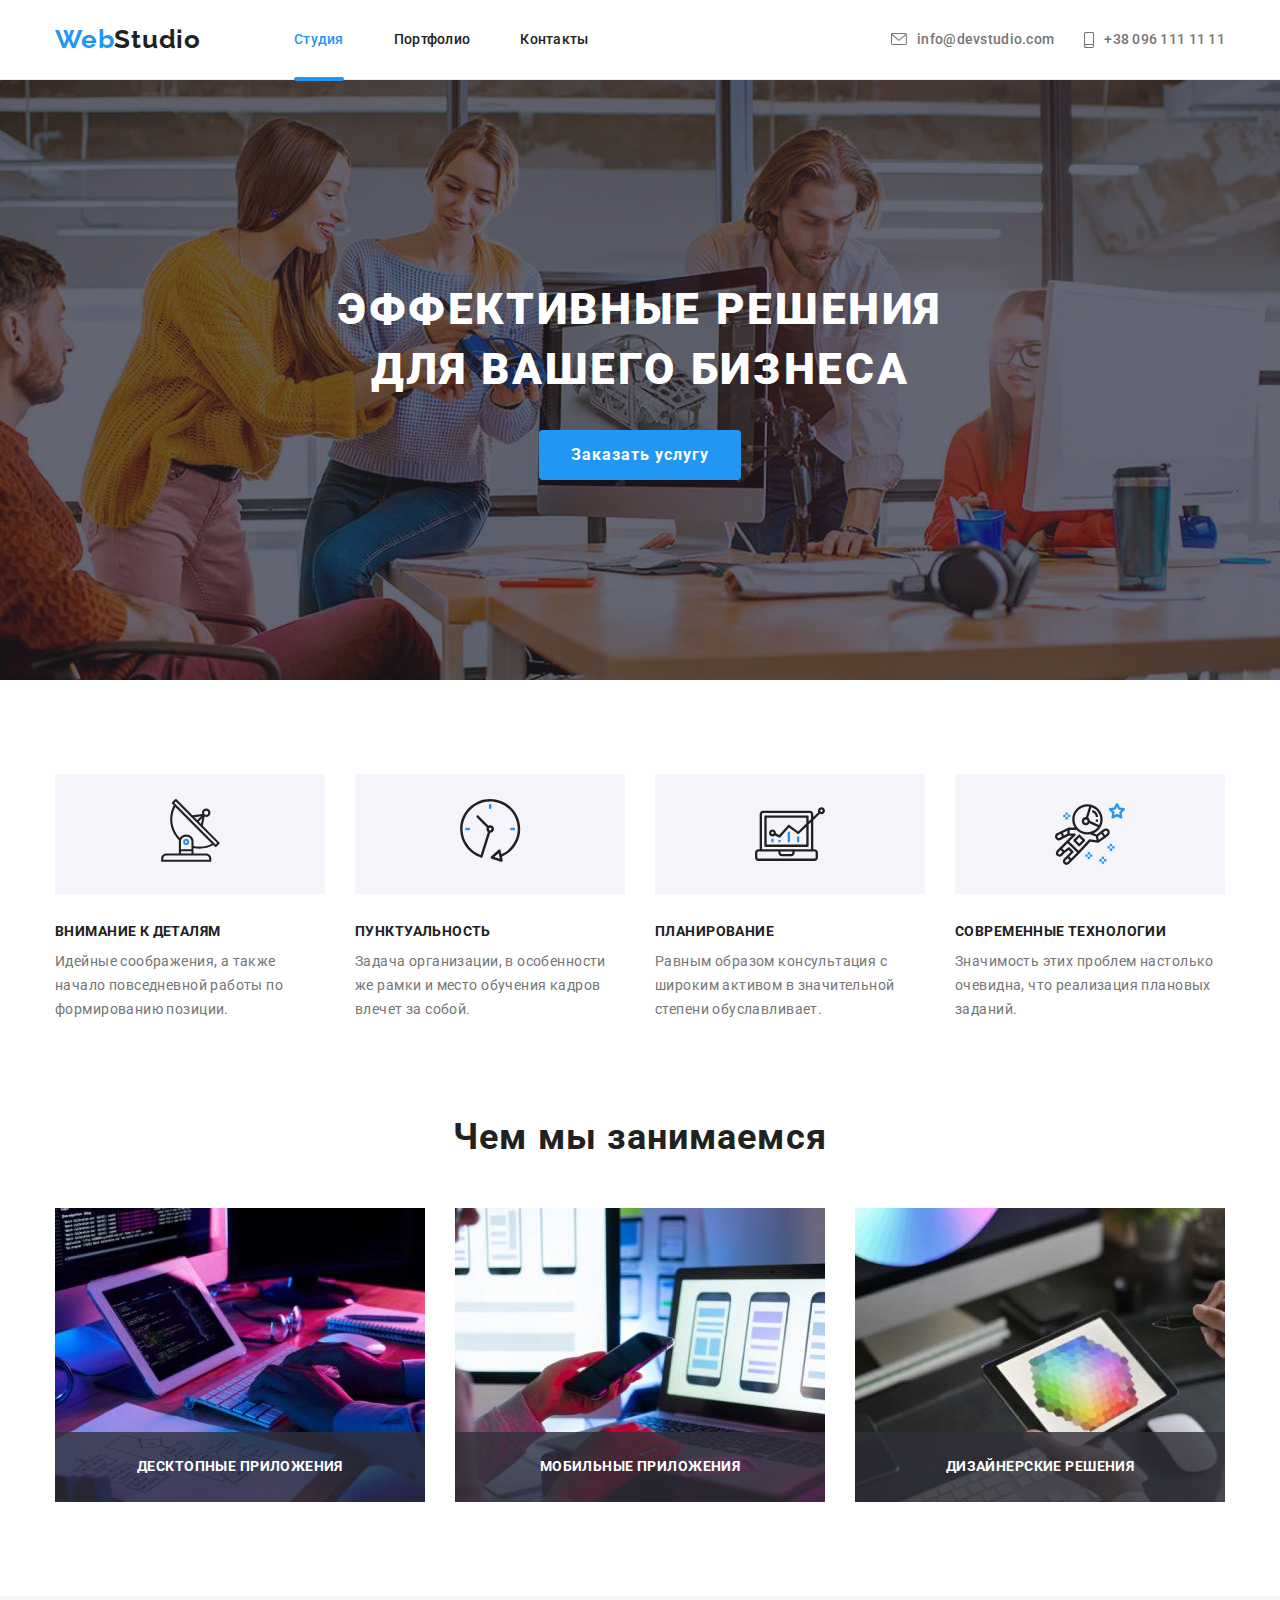
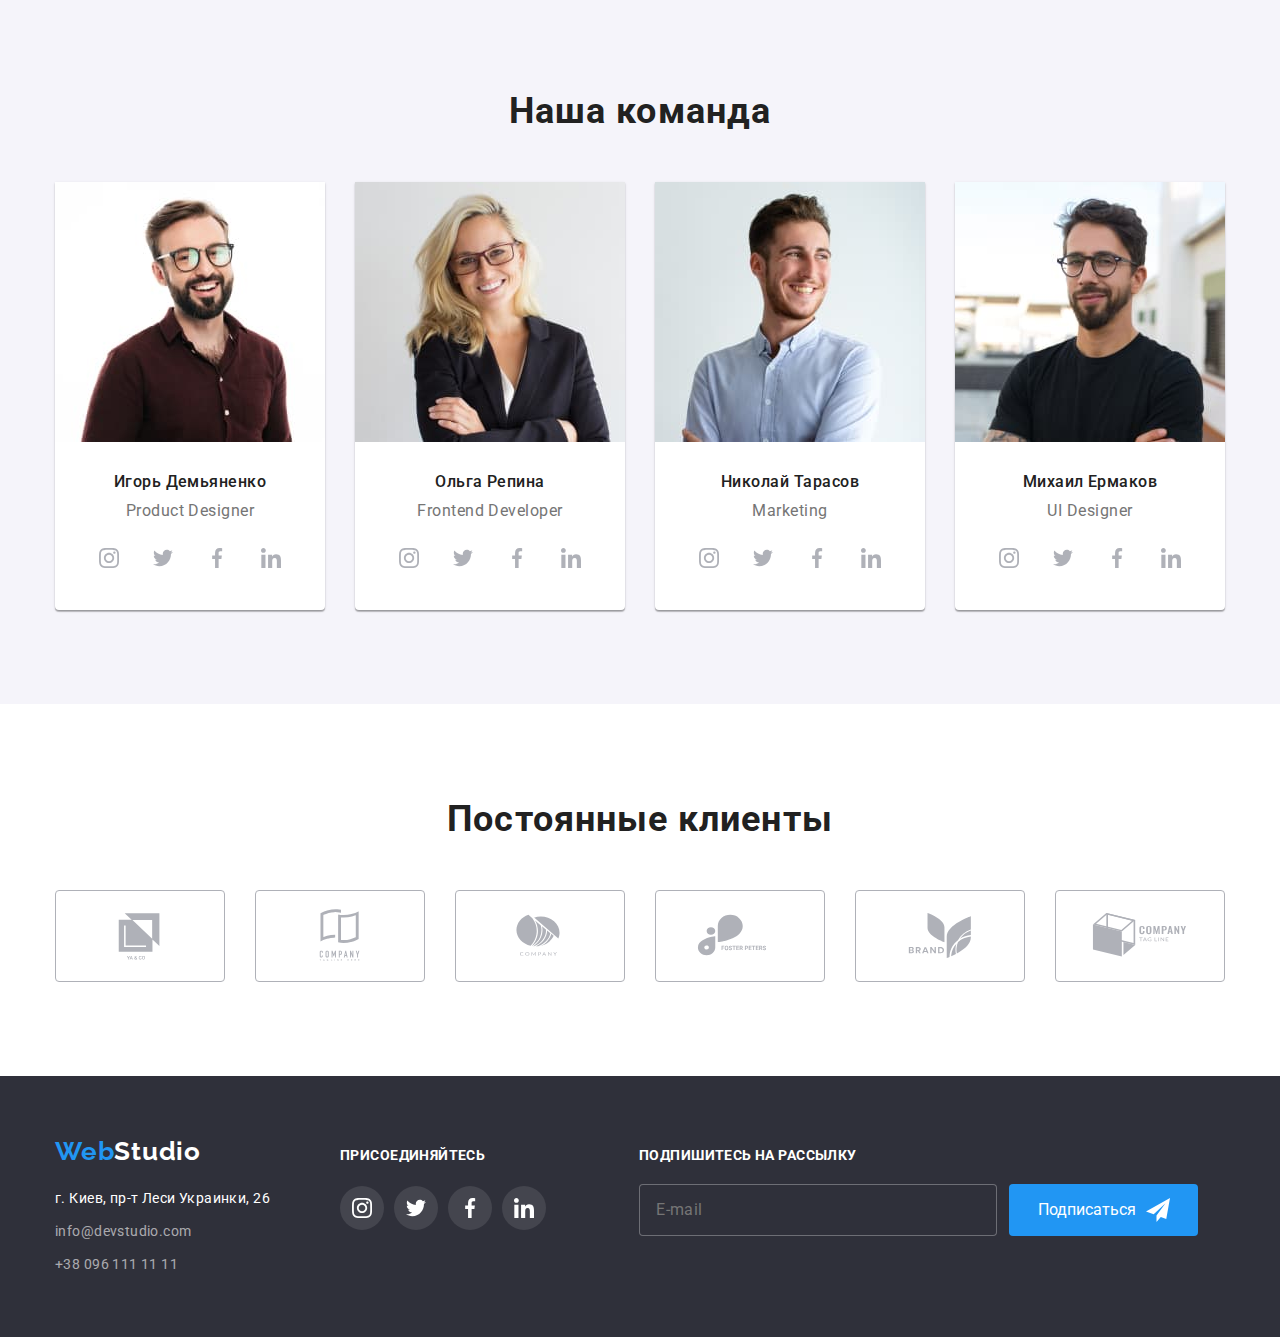
<file: index.html>
<!DOCTYPE html>
<html lang="ru">
  <head>
    <meta charset="UTF-8" />
    <meta http-equiv="X-UA-Compatible" content="IE=edge" />
    <meta name="viewport" content="width=device-width, initial-scale=1.0" />
    <title>Студия</title>
    <link rel="preconnect" href="https://fonts.googleapis.com" />
    <link rel="preconnect" href="https://fonts.gstatic.com" crossorigin />
    <link
      href="https://fonts.googleapis.com/css2?family=Raleway:wght@700&family=Roboto:wght@400;500;700;900&display=swap"
      rel="stylesheet"
    />

    <link rel="stylesheet" href="./css/main.min.css" />
  </head>

  <body>
    <header class="header">
      <div class="container header__container">
        <a href="https://aleksgtd.github.io/goit-markup-hw-07/" lang="en" class="logo header__logo"
          ><span class="logo__left">Web</span><span class="logo__right--dark">Studio</span></a
        >
        <nav class="nav header__nav">
          <ul class="nav__list">
            <li class="nav__item">
              <a href="./index.html" class="nav__link nav__link--current">Студия</a>
            </li>
            <li class="nav__item">
              <a href="portfolio.html" class="nav__link">Портфолио</a>
            </li>
            <li class="nav__item">
              <a href="#" class="nav__link">Контакты</a>
            </li>
          </ul>
        </nav>

        <ul class="contacts">
          <li class="contacts__item">
            <a href="mailto:info@devstudio.com" class="contacts__link"
              ><svg class="contacts__icon" width="16" height="12">
                <use href="./images/icons.svg#icon-envelope"></use>
              </svg>
              info@devstudio.com</a
            >
          </li>
          <li class="contacts__item">
            <a href="tel:+380961111111" class="contacts__link"
              ><svg class="contacts__icon" width="10" height="16">
                <use href="./images/icons.svg#icon-smartphone"></use>
              </svg>
              +38 096 111 11 11</a
            >
          </li>
        </ul>
      </div>
    </header>

    <main>
      <section class="hero">
        <div class="container hero__container">
          <h1 class="hero__title">Эффективные решения<br />для вашего бизнеса</h1>

          <button type="button" class="button hero__button" data-modal-open>Заказать услугу</button>
        </div>
      </section>
      <section class="section">
        <div class="container">
          <h2 class="section__title visually-hidden">Особенности</h2>
          <ul class="features">
            <li class="features__item">
              <div class="features__icon-box">
                <svg class="features__icon">
                  <use href="./images/icons.svg#icon-antenna"></use>
                </svg>
              </div>
              <h3 class="features__title">Внимание к деталям</h3>
              <p class="features__text">
                Идейные соображения, а также начало повседневной работы по формированию позиции.
              </p>
            </li>
            <li class="features__item">
              <div class="features__icon-box">
                <svg class="features__icon">
                  <use href="./images/icons.svg#icon-clock"></use>
                </svg>
              </div>
              <h3 class="features__title">Пунктуальность</h3>
              <p class="features__text">
                Задача организации, в особенности же рамки и место обучения кадров влечет за собой.
              </p>
            </li>
            <li class="features__item">
              <div class="features__icon-box">
                <svg class="features__icon">
                  <use href="./images/icons.svg#icon-diagram"></use>
                </svg>
              </div>
              <h3 class="features__title">Планирование</h3>
              <p class="features__text">
                Равным образом консультация с широким активом в значительной степени обуславливает.
              </p>
            </li>
            <li class="features__item">
              <div class="features__icon-box">
                <svg class="features__icon">
                  <use href="./images/icons.svg#icon-astronaut"></use>
                </svg>
              </div>
              <h3 class="features__title">Современные технологии</h3>
              <p class="features__text">
                Значимость этих проблем настолько очевидна, что реализация плановых заданий.
              </p>
            </li>
          </ul>
        </div>
      </section>

      <section class="section section--no-padding-top">
        <div class="container">
          <h2 class="section__title">Чем мы занимаемся</h2>
          <ul class="activities">
            <li class="activities__item">
              <div class="activities__thumb">
                <img src="./images/box1.jpg" alt="руки на клавиатуре" />
                <div class="activities__title-box">
                  <h3 class="activities__title">Десктопные приложения</h3>
                </div>
              </div>
            </li>
            <li class="activities__item">
              <div class="activities__thumb">
                <img src="./images/box2.jpg" alt="рука держит смартфон" />
                <div class="activities__title-box">
                  <h3 class="activities__title">Мобильные приложения</h3>
                </div>
              </div>
            </li>
            <li class="activities__item">
              <div class="activities__thumb">
                <img src="./images/box3.jpg" alt="планшет с разноцветным изображением в руке" />
                <div class="activities__title-box">
                  <h3 class="activities__title">Дизайнерские решения</h3>
                </div>
              </div>
            </li>
          </ul>
        </div>
      </section>

      <section class="section section--bg-light">
        <div class="container">
          <h2 class="section__title">Наша команда</h2>
          <ul class="team">
            <li class="team__item">
              <img src="./images/team-card1.jpg" alt="улыбающийся парень в очках" />
              <div class="team__item-desc">
                <h3 class="team__title">Игорь Демьяненко</h3>
                <p lang="en" class="team__text">Product Designer</p>
                <ul class="socials">
                  <li class="socials__item">
                    <a href="" target="_blank" class="social">
                      <svg width="20" height="20" class="social__icon">
                        <use href="./images/icons.svg#icon-instagram"></use>
                      </svg>
                    </a>
                  </li>
                  <li class="socials__item">
                    <a href="" target="_blank" class="social">
                      <svg width="20" height="20" class="social__icon">
                        <use href="./images/icons.svg#icon-twitter"></use>
                      </svg>
                    </a>
                  </li>
                  <li class="socials__item">
                    <a href="" target="_blank" class="social">
                      <svg width="20" height="20" class="social__icon">
                        <use href="./images/icons.svg#icon-facebook"></use>
                      </svg>
                    </a>
                  </li>
                  <li class="socials__item">
                    <a href="" target="_blank" class="social">
                      <svg width="20" height="20" class="social__icon">
                        <use href="./images/icons.svg#icon-linkedin"></use>
                      </svg>
                    </a>
                  </li>
                </ul>
              </div>
            </li>

            <li class="team__item">
              <img src="./images/team-card2.jpg" alt="улыбающаяся девушка в очках" />
              <div class="team__item-desc">
                <h3 class="team__title">Ольга Репина</h3>
                <p lang="en" class="team__text">Frontend Developer</p>
                <ul class="socials">
                  <li class="socials__item">
                    <a href="" target="_blank" class="social">
                      <svg width="20" height="20" class="social__icon">
                        <use href="./images/icons.svg#icon-instagram"></use>
                      </svg>
                    </a>
                  </li>
                  <li class="socials__item">
                    <a href="" target="_blank" class="social">
                      <svg width="20" height="20" class="social__icon">
                        <use href="./images/icons.svg#icon-twitter"></use>
                      </svg>
                    </a>
                  </li>
                  <li class="socials__item">
                    <a href="" target="_blank" class="social">
                      <svg width="20" height="20" class="social__icon">
                        <use href="./images/icons.svg#icon-facebook"></use>
                      </svg>
                    </a>
                  </li>
                  <li class="socials__item">
                    <a href="" target="_blank" class="social">
                      <svg width="20" height="20" class="social__icon">
                        <use href="./images/icons.svg#icon-linkedin"></use>
                      </svg>
                    </a>
                  </li>
                </ul>
              </div>
            </li>

            <li class="team__item">
              <img src="./images/team-card3.jpg" alt="улыбающийся парень в рубашке" />
              <div class="team__item-desc">
                <h3 class="team__title">Николай Тарасов</h3>
                <p lang="en" class="team__text">Marketing</p>
                <ul class="socials">
                  <li class="socials__item">
                    <a href="" target="_blank" class="social">
                      <svg width="20" height="20" class="social__icon">
                        <use href="./images/icons.svg#icon-instagram"></use>
                      </svg>
                    </a>
                  </li>
                  <li class="socials__item">
                    <a href="" target="_blank" class="social">
                      <svg width="20" height="20" class="social__icon">
                        <use href="./images/icons.svg#icon-twitter"></use>
                      </svg>
                    </a>
                  </li>
                  <li class="socials__item">
                    <a href="" target="_blank" class="social">
                      <svg width="20" height="20" class="social__icon">
                        <use href="./images/icons.svg#icon-facebook"></use>
                      </svg>
                    </a>
                  </li>
                  <li class="socials__item">
                    <a href="" target="_blank" class="social">
                      <svg width="20" height="20" class="social__icon">
                        <use href="./images/icons.svg#icon-linkedin"></use>
                      </svg>
                    </a>
                  </li>
                </ul>
              </div>
            </li>

            <li class="team__item">
              <img src="./images/team-card4.jpg" alt="улыбающийся парень в футболке" />
              <div class="team__item-desc">
                <h3 class="team__title">Михаил Ермаков</h3>
                <p lang="en" class="team__text">UI Designer</p>
                <ul class="socials">
                  <li class="socials__item">
                    <a href="" target="_blank" class="social">
                      <svg width="20" height="20" class="social__icon">
                        <use href="./images/icons.svg#icon-instagram"></use>
                      </svg>
                    </a>
                  </li>
                  <li class="socials__item">
                    <a href="" target="_blank" class="social">
                      <svg width="20" height="20" class="social__icon">
                        <use href="./images/icons.svg#icon-twitter"></use>
                      </svg>
                    </a>
                  </li>
                  <li class="socials__item">
                    <a href="" target="_blank" class="social">
                      <svg width="20" height="20" class="social__icon">
                        <use href="./images/icons.svg#icon-facebook"></use>
                      </svg>
                    </a>
                  </li>
                  <li class="socials__item">
                    <a href="" target="_blank" class="social">
                      <svg width="20" height="20" class="social__icon">
                        <use href="./images/icons.svg#icon-linkedin"></use>
                      </svg>
                    </a>
                  </li>
                </ul>
              </div>
            </li>
          </ul>
        </div>
      </section>

      <section class="section">
        <div class="container">
          <h2 class="section__title">Постоянные клиенты</h2>
          <ul class="clients">
            <li class="clients__item">
              <a href="" target="_blank" rel="noreferrer nofollow noopener" class="clients__link">
                <svg width="106" height="60" class="clients__icon">
                  <use href="./images/icons.svg#icon-logo_yaco"></use>
                </svg>
              </a>
            </li>
            <li class="clients__item">
              <a href="" target="_blank" rel="noreferrer nofollow noopener" class="clients__link">
                <svg width="106" height="60" class="clients__icon">
                  <use href="./images/icons.svg#icon-logo_tagline"></use>
                </svg>
              </a>
            </li>
            <li class="clients__item">
              <a href="" target="_blank" rel="noreferrer nofollow noopener" class="clients__link">
                <svg width="106" height="60" class="clients__icon">
                  <use href="./images/icons.svg#icon-logo_company"></use>
                </svg>
              </a>
            </li>
            <li class="clients__item">
              <a href="" target="_blank" rel="noreferrer nofollow noopener" class="clients__link">
                <svg width="106" height="60" class="clients__icon">
                  <use href="./images/icons.svg#icon-logo_fosterpeters"></use>
                </svg>
              </a>
            </li>
            <li class="clients__item">
              <a href="" target="_blank" rel="noreferrer nofollow noopener" class="clients__link">
                <svg width="106" height="60" class="clients__icon">
                  <use href="./images/icons.svg#icon-logo_brand"></use>
                </svg>
              </a>
            </li>
            <li class="clients__item">
              <a href="" target="_blank" rel="noreferrer nofollow noopener" class="clients__link">
                <svg width="106" height="60" class="clients__icon">
                  <use href="./images/icons.svg#icon-logo_tag-line"></use>
                </svg>
              </a>
            </li>
          </ul>
        </div>
      </section>
    </main>

    <footer class="footer">
      <div class="container footer__container">
        <div class="footer__contacts">
          <a
            href="https://aleksgtd.github.io/goit-markup-hw-07/"
            lang="en"
            class="logo footer__logo"
            ><span class="logo__left">Web</span><span class="logo__right--light">Studio</span></a
          >
          <address class="address">
            <ul class="address__list">
              <li class="address__item">
                <a href="" class="address__physical">г. Киев, пр-т Леси Украинки, 26</a>
              </li>
              <li class="address__item">
                <a href="mailto:info@devstudio.com" class="address__link">info@devstudio.com</a>
              </li>
              <li class="address__item">
                <a href="tel:+380961111111" class="address__link">+38 096 111 11 11</a>
              </li>
            </ul>
          </address>
        </div>
        <div class="footer__links">
          <h3 class="footer__subtitle">Присоединяйтесь</h3>
          <ul class="socials">
            <li class="socials__item">
              <a href="" target="_blank" class="social footer__social">
                <svg width="20" height="20" class="social__icon">
                  <use href="./images/icons.svg#icon-instagram"></use>
                </svg>
              </a>
            </li>
            <li class="socials__item">
              <a href="" target="_blank" class="social footer__social">
                <svg width="20" height="20" class="social__icon">
                  <use href="./images/icons.svg#icon-twitter"></use>
                </svg>
              </a>
            </li>
            <li class="socials__item">
              <a href="" target="_blank" class="social footer__social">
                <svg width="20" height="20" class="social__icon">
                  <use href="./images/icons.svg#icon-facebook"></use>
                </svg>
              </a>
            </li>
            <li class="socials__item">
              <a href="" target="_blank" class="social footer__social">
                <svg width="20" height="20" class="social__icon">
                  <use href="./images/icons.svg#icon-linkedin"></use>
                </svg>
              </a>
            </li>
          </ul>
        </div>
        <div class="subscribe">
          <p class="subscribe__title">Подпишитесь на рассылку</p>
          <form class="subscribe__form">
            <label>
              <input
                type="email"
                class="subscribe__input"
                placeholder="E-mail"
                name="subscribe_email"
              />
            </label>
            <button type="submit" class="button subscribe__button">
              Подписаться
              <svg class="subscribe__icon">
                <use href="./images/icons.svg#icon-send"></use>
              </svg>
            </button>
          </form>
        </div>
      </div>
    </footer>

    <!-- backdrop is-hidden -->

    <div class="backdrop is-hidden" data-modal>
      <div class="modal">
        <p class="backdrop__text">Оставьте свои данные, мы вам перезвоним</p>
        <form class="backdrop__form">
          <label class="backdrop__label"
            >Имя
            <span class="backdrop__input-box">
              <input type="text" class="backdrop__input" name="user_name" />
              <svg class="backdrop__icon">
                <use href="./images/icons.svg#icon-person"></use>
              </svg>
            </span>
          </label>
          <label class="backdrop__label"
            >Телефон
            <span class="backdrop__input-box">
              <input type="tel" class="backdrop__input" name="user_tel" /><svg
                class="backdrop__icon"
              >
                <use href="./images/icons.svg#icon-phone"></use>
              </svg>
            </span>
          </label>
          <label class="backdrop__label"
            >Почта
            <span class="backdrop__input-box">
              <input type="email" class="backdrop__input" name="user_email" /><svg
                class="backdrop__icon"
              >
                <use href="./images/icons.svg#icon-email"></use>
              </svg>
            </span>
          </label>
          <label class="backdrop__label backdrop__label--textarea"
            >Комментарий
            <textarea class="backdrop__textarea" placeholder="Введите текст"></textarea>
          </label>

          <input
            type="checkbox"
            class="backdrop__checkbox visually-hidden"
            id="backdrop-checkbox"
          />
          <label for="backdrop-checkbox" class="backdrop__checkbox-label"
            >Соглашаюсь с рассылкой и принимаю &nbsp;
            <a href="#" class="agreement-terms">Условия договора</a></label
          >

          <button type="submit" class="button backdrop__button">Отправить</button>
        </form>
        <button type="button" class="button close-button" data-modal-close>
          <svg class="close-button__icon">
            <use href="./images/icons.svg#icon-close"></use>
          </svg>
        </button>
      </div>
    </div>

    <script src="./js/modal.js"></script>
  </body>
</html>
</file>
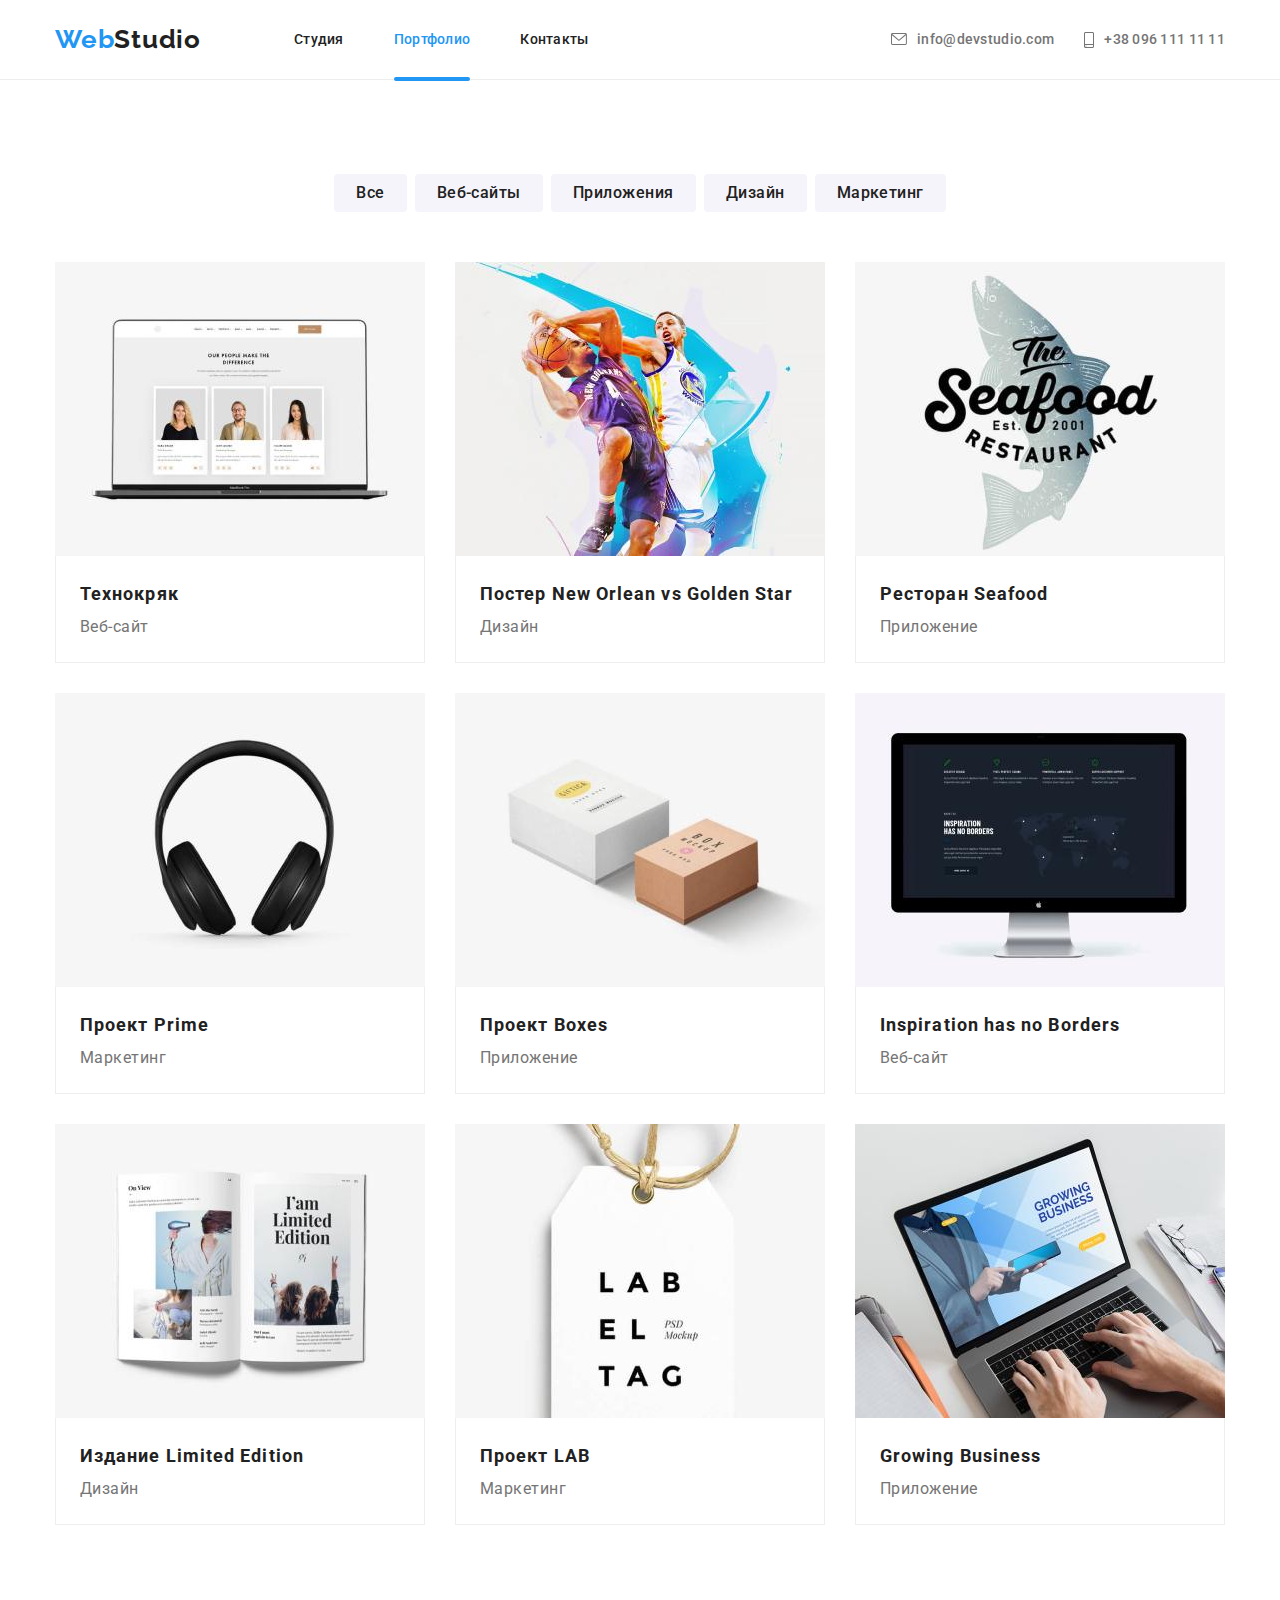
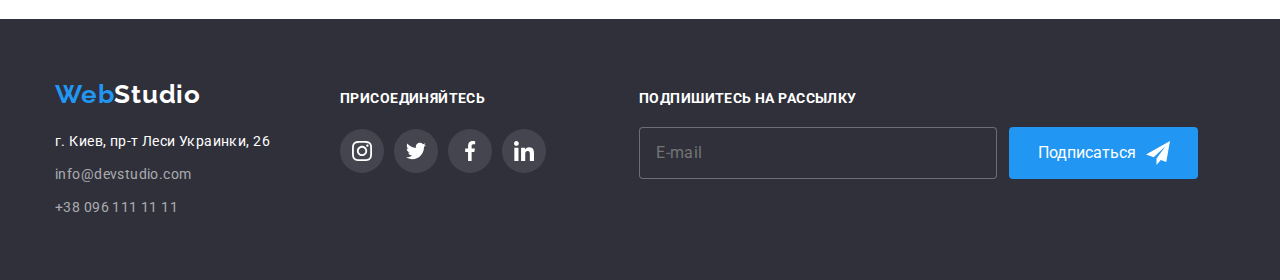
<file: portfolio.html>
<!DOCTYPE html>
<html lang="ru">
  <head>
    <meta charset="UTF-8" />
    <meta http-equiv="X-UA-Compatible" content="IE=edge" />
    <meta name="viewport" content="width=device-width, initial-scale=1.0" />
    <title>Портфолио</title>
    <link rel="preconnect" href="https://fonts.googleapis.com" />
    <link rel="preconnect" href="https://fonts.gstatic.com" crossorigin />
    <link
      href="https://fonts.googleapis.com/css2?family=Raleway:wght@700&family=Roboto:wght@400;500;700;900&display=swap"
      rel="stylesheet"
    />

    <link rel="stylesheet" href="./css/main.min.css" />
  </head>
  <body>
    <header class="header">
      <div class="container header__container">
        <a href="https://aleksgtd.github.io/goit-markup-hw-07/" lang="en" class="logo header__logo"
          ><span class="logo__left">Web</span><span class="logo__right--dark">Studio</span></a
        >
        <nav class="nav header__nav">
          <ul class="nav__list">
            <li class="nav__item">
              <a href="./index.html" class="nav__link">Студия</a>
            </li>
            <li class="nav__item">
              <a href="portfolio.html" class="nav__link nav__link--current">Портфолио</a>
            </li>
            <li class="nav__item">
              <a href="#" class="nav__link">Контакты</a>
            </li>
          </ul>
        </nav>

        <ul class="contacts">
          <li class="contacts__item">
            <a href="mailto:info@devstudio.com" class="contacts__link"
              ><svg class="contacts__icon" width="16" height="12">
                <use href="./images/icons.svg#icon-envelope"></use>
              </svg>
              info@devstudio.com</a
            >
          </li>
          <li class="contacts__item">
            <a href="tel:+380961111111" class="contacts__link"
              ><svg class="contacts__icon" width="10" height="16">
                <use href="./images/icons.svg#icon-smartphone"></use>
              </svg>
              +38 096 111 11 11</a
            >
          </li>
        </ul>
      </div>
    </header>

    <main>
      <section class="section">
        <h1 class="visually-hidden">Портфолио</h1>
        <div class="container">
          <ul class="portfolio-buttons">
            <li class="portfolio-buttons__item">
              <button type="button" class="button portfolio-buttons__button">Все</button>
            </li>
            <li class="portfolio-buttons__item">
              <button type="button" class="button portfolio-buttons__button">Веб-сайты</button>
            </li>
            <li class="portfolio-buttons__item">
              <button type="button" class="button portfolio-buttons__button">Приложения</button>
            </li>
            <li class="portfolio-buttons__item">
              <button type="button" class="button portfolio-buttons__button">Дизайн</button>
            </li>
            <li class="portfolio-buttons__item">
              <button type="button" class="button portfolio-buttons__button">Маркетинг</button>
            </li>
          </ul>

          <ul class="portfolio">
            <li class="portfolio__item">
              <a href="" target="_blank" class="portfolio__link">
                <div class="portfolio__thumb">
                  <img src="./images-portfolio/img-web-site.jpg" alt="ноутбук с открытым сайтом" />
                  <p class="portfolio__desc">
                    Технокряк это современная площадка распространения коронавируса. Компании
                    используют эту платформу для цифрового шпионажа и атак на защищённые сервера
                    конкурентов.
                  </p>
                </div>
                <div class="portfolio__name">
                  <h2 class="portfolio__title">Технокряк</h2>
                  <p class="portfolio__type">Веб-сайт</p>
                </div>
              </a>
            </li>
            <li class="portfolio__item">
              <a href="" target="_blank" class="portfolio__link">
                <div class="portfolio__thumb">
                  <img src="./images-portfolio/img-design.jpg" alt="постер баскетбольной игры" />
                  <p class="portfolio__desc">
                    Технокряк это современная площадка распространения коронавируса. Компании
                    используют эту платформу для цифрового шпионажа и атак на защищённые сервера
                    конкурентов.
                  </p>
                </div>
                <div class="portfolio__name">
                  <h2 class="portfolio__title">
                    Постер <span lang="en">New Orlean vs Golden Star</span>
                  </h2>
                  <p class="portfolio__type">Дизайн</p>
                </div>
              </a>
            </li>
            <li class="portfolio__item">
              <a href="" target="_blank" class="portfolio__link">
                <div class="portfolio__thumb">
                  <img src="./images-portfolio/img-seafood.jpg" alt="логотип ресторана" />
                  <p class="portfolio__desc">
                    Технокряк это современная площадка распространения коронавируса. Компании
                    используют эту платформу для цифрового шпионажа и атак на защищённые сервера
                    конкурентов.
                  </p>
                </div>
                <div class="portfolio__name">
                  <h2 class="portfolio__title">Ресторан <span lang="en">Seafood</span></h2>
                  <p class="portfolio__type">Приложение</p>
                </div>
              </a>
            </li>
            <li class="portfolio__item">
              <a href="" target="_blank" class="portfolio__link">
                <div class="portfolio__thumb">
                  <img src="./images-portfolio/img-project-prime.jpg" alt="наушники" />
                  <p class="portfolio__desc">
                    Технокряк это современная площадка распространения коронавируса. Компании
                    используют эту платформу для цифрового шпионажа и атак на защищённые сервера
                    конкурентов.
                  </p>
                </div>
                <div class="portfolio__name">
                  <h2 class="portfolio__title">Проект <span lang="en">Prime</span></h2>
                  <p class="portfolio__type">Маркетинг</p>
                </div>
              </a>
            </li>
            <li class="portfolio__item">
              <a href="" target="_blank" class="portfolio__link">
                <div class="portfolio__thumb">
                  <img src="./images-portfolio/img-project-boxes.jpg" alt="коробки" />
                  <p class="portfolio__desc">
                    Технокряк это современная площадка распространения коронавируса. Компании
                    используют эту платформу для цифрового шпионажа и атак на защищённые сервера
                    конкурентов.
                  </p>
                </div>
                <div class="portfolio__name">
                  <h2 class="portfolio__title">Проект <span lang="en">Boxes</span></h2>
                  <p class="portfolio__type">Приложение</p>
                </div>
              </a>
            </li>
            <li class="portfolio__item">
              <a href="" target="_blank" class="portfolio__link">
                <div class="portfolio__thumb">
                  <img
                    src="./images-portfolio/img-inspiration-no-borders.jpg"
                    alt="монитор компьютера"
                  />
                  <p class="portfolio__desc">
                    Технокряк это современная площадка распространения коронавируса. Компании
                    используют эту платформу для цифрового шпионажа и атак на защищённые сервера
                    конкурентов.
                  </p>
                </div>
                <div class="portfolio__name">
                  <h2 lang="en" class="portfolio__title">Inspiration has no Borders</h2>
                  <p class="portfolio__type">Веб-сайт</p>
                </div>
              </a>
            </li>
            <li class="portfolio__item">
              <a href="" target="_blank" class="portfolio__link">
                <div class="portfolio__thumb">
                  <img src="./images-portfolio/img-limited-edition.jpg" alt="открытая книга" />
                  <p class="portfolio__desc">
                    Технокряк это современная площадка распространения коронавируса. Компании
                    используют эту платформу для цифрового шпионажа и атак на защищённые сервера
                    конкурентов.
                  </p>
                </div>
                <div class="portfolio__name">
                  <h2 class="portfolio__title">Издание <span lang="en">Limited Edition</span></h2>
                  <p class="portfolio__type">Дизайн</p>
                </div>
              </a>
            </li>
            <li class="portfolio__item">
              <a href="" target="_blank" class="portfolio__link">
                <div class="portfolio__thumb">
                  <img src="./images-portfolio/img-project-lab.jpg" alt="бирка с текстом" />
                  <p class="portfolio__desc">
                    Технокряк это современная площадка распространения коронавируса. Компании
                    используют эту платформу для цифрового шпионажа и атак на защищённые сервера
                    конкурентов.
                  </p>
                </div>
                <div class="portfolio__name">
                  <h2 class="portfolio__title">Проект <span lang="en">LAB</span></h2>
                  <p class="portfolio__type">Маркетинг</p>
                </div>
              </a>
            </li>
            <li class="portfolio__item">
              <a href="" target="_blank" class="portfolio__link">
                <div class="portfolio__thumb">
                  <img src="./images-portfolio/img-growing-business.jpg" alt="открытый ноутбук" />
                  <p class="portfolio__desc">
                    Технокряк это современная площадка распространения коронавируса. Компании
                    используют эту платформу для цифрового шпионажа и атак на защищённые сервера
                    конкурентов.
                  </p>
                </div>
                <div class="portfolio__name">
                  <h2 lang="en" class="portfolio__title">Growing Business</h2>
                  <p class="portfolio__type">Приложение</p>
                </div>
              </a>
            </li>
          </ul>
        </div>
      </section>
    </main>

    <footer class="footer">
      <div class="container footer__container">
        <div class="footer__contacts">
          <a
            href="https://aleksgtd.github.io/goit-markup-hw-07/"
            lang="en"
            class="logo footer__logo"
            ><span class="logo__left">Web</span><span class="logo__right--light">Studio</span></a
          >
          <address class="address">
            <ul class="address__list">
              <li class="address__item">
                <a href="" class="address__physical">г. Киев, пр-т Леси Украинки, 26</a>
              </li>
              <li class="address__item">
                <a href="mailto:info@devstudio.com" class="address__link">info@devstudio.com</a>
              </li>
              <li class="address__item">
                <a href="tel:+380961111111" class="address__link">+38 096 111 11 11</a>
              </li>
            </ul>
          </address>
        </div>
        <div class="footer__links">
          <h3 class="footer__subtitle">Присоединяйтесь</h3>
          <ul class="socials">
            <li class="socials__item">
              <a href="" target="_blank" class="social footer__social">
                <svg width="20" height="20" class="social__icon">
                  <use href="./images/icons.svg#icon-instagram"></use>
                </svg>
              </a>
            </li>
            <li class="socials__item">
              <a href="" target="_blank" class="social footer__social">
                <svg width="20" height="20" class="social__icon">
                  <use href="./images/icons.svg#icon-twitter"></use>
                </svg>
              </a>
            </li>
            <li class="socials__item">
              <a href="" target="_blank" class="social footer__social">
                <svg width="20" height="20" class="social__icon">
                  <use href="./images/icons.svg#icon-facebook"></use>
                </svg>
              </a>
            </li>
            <li class="socials__item">
              <a href="" target="_blank" class="social footer__social">
                <svg width="20" height="20" class="social__icon">
                  <use href="./images/icons.svg#icon-linkedin"></use>
                </svg>
              </a>
            </li>
          </ul>
        </div>
        <div class="subscribe">
          <p class="subscribe__title">Подпишитесь на рассылку</p>
          <form class="subscribe__form">
            <label>
              <input
                type="email"
                class="subscribe__input"
                placeholder="E-mail"
                name="subscribe_email"
              />
            </label>
            <button type="submit" class="button subscribe__button">
              Подписаться
              <svg class="subscribe__icon">
                <use href="./images/icons.svg#icon-send"></use>
              </svg>
            </button>
          </form>
        </div>
      </div>
    </footer>
  </body>
</html>
</file>
<file: css/main.min.css>
/*! modern-normalize v1.1.0 | MIT License | https://github.com/sindresorhus/modern-normalize */*,::before,::after{box-sizing:border-box}html{line-height:1.15;-webkit-text-size-adjust:100%;-moz-tab-size:4;tab-size:4}body{margin:0;font-family:system-ui,-apple-system,"Segoe UI",Roboto,Helvetica,Arial,sans-serif,"Apple Color Emoji","Segoe UI Emoji"}hr{height:0;color:inherit}abbr[title]{text-decoration:underline dotted}b,strong{font-weight:bolder}code,kbd,samp,pre{font-family:ui-monospace, SFMono-Regular, Consolas, 'Liberation Mono', Menlo, monospace;font-size:1em}small{font-size:80%}sub,sup{font-size:75%;line-height:0;position:relative;vertical-align:baseline}sub{bottom:-0.25em}sup{top:-0.5em}table{text-indent:0;border-color:inherit}button,input,optgroup,select,textarea{font-family:inherit;font-size:100%;line-height:1.15;margin:0}button,select{text-transform:none}button,[type='button'],[type='reset'],[type='submit']{-webkit-appearance:button}::-moz-focus-inner{border-style:none;padding:0}:-moz-focusring{outline:1px dotted ButtonText}:-moz-ui-invalid{box-shadow:none}legend{padding:0}progress{vertical-align:baseline}::-webkit-inner-spin-button,::-webkit-outer-spin-button{height:auto}[type='search']{-webkit-appearance:textfield;outline-offset:-2px}::-webkit-search-decoration{-webkit-appearance:none}::-webkit-file-upload-button{-webkit-appearance:button;font:inherit}summary{display:list-item}:root{--text-color: #757575;--text-dark: #212121;--text-light: #ffffff;--accent-color: #2196f3;--icon-color: #afb1b8;--accent-bg-color: #188ce8;--bg-light: #f5f4fa;--bg-dark: #2f303a}body{font-family:'roboto', sans-serif}h1,h2,h3,h4,h5,h6,p,ul{margin:0}img{display:block;max-width:100%;height:auto}ul{list-style:none;padding:0}a{font-style:inherit;text-decoration:none}.container{width:1200px;padding:0 15px;margin:0 auto}.section{padding:94px 0}.section__title{color:var(--text-dark);font-weight:700;font-size:36px;line-height:1.17;text-align:center;letter-spacing:0.03em}.section--no-padding-top{padding-top:0}.section--bg-light{background-color:var(--bg-light)}.visually-hidden{position:absolute;width:1px;height:1px;margin:-1px;padding:0;overflow:hidden;border:0;clip:rect(0 0 0 0)}.logo{font-family:Raleway;font-weight:700;font-size:26px;line-height:1.19;letter-spacing:0.03em;text-align:center}.logo__left{color:var(--accent-color)}.logo__right--dark{color:var(--text-dark)}.logo__right--light{color:var(--text-light)}.header__logo{margin:0 93px 0 0}.button{cursor:pointer}.hero__button{padding:10px 32px;margin-top:30px;font-weight:700;font-size:16px;line-height:1.88;text-align:center;letter-spacing:0.06em;color:var(--text-light);background-color:var(--accent-color);border-radius:4px;border-width:0;transition:color 250ms cubic-bezier(0.4, 0, 0.2, 1),background-color 250ms cubic-bezier(0.4, 0, 0.2, 1)}.hero__button:hover,.hero__button:focus{background-color:var(--accent-bg-color)}.subscribe__button{padding:10px 28px 10px 29px;border-radius:4px;display:flex;align-items:center;justify-content:center;margin-left:12px;color:var(--text-light);background-color:var(--accent-color);border-style:none}.backdrop__button{display:inline-block;margin:0 auto;padding:10px 55px 10px 56px;font-weight:700;font-size:16px;line-height:1.88;text-align:center;letter-spacing:0.06em;color:var(--text-light);background-color:var(--accent-color);border-radius:4px;border-width:0;transition:color 250ms cubic-bezier(0.4, 0, 0.2, 1),background-color 250ms cubic-bezier(0.4, 0, 0.2, 1);box-shadow:0px 4px 4px 0px #00000040}.backdrop__button:hover,.backdrop__button:focus{background-color:var(--accent-bg-color)}.close-button{width:30px;height:30px;background-color:var(--text-light);border-width:1px;border-radius:50%;border-color:rgba(0,0,0,0.1);border-style:solid;display:flex;justify-content:center;align-items:center;position:absolute;top:8px;right:8px;transition:fill 250ms cubic-bezier(0.4, 0, 0.2, 1)}.header{height:80px;display:flex;align-items:center;border-bottom:#ececec;border-width:0 0 1px 0;border-style:solid}.header__container{height:100%;display:flex;align-items:center}.nav{height:100%;display:flex;align-items:center;justify-content:center}.nav__list{display:flex;justify-content:space-between;align-items:center;height:100%}.nav__item{position:relative;height:100%}.nav__item:not(:last-child){margin-right:50px}.nav__link{color:var(--text-dark);font-weight:500;font-size:14px;line-height:1.14;letter-spacing:0.02em;height:100%;display:flex;align-items:center;justify-content:center;transition:color 250ms cubic-bezier(0.4, 0, 0.2, 1)}.nav__link:hover,.nav__link:focus{color:var(--accent-color)}.nav__link--current{color:var(--accent-color)}.nav__link--current::after{content:'';width:100%;height:4px;border-radius:2px;background-color:var(--accent-color);position:absolute;bottom:-2px;left:0}.contacts{display:flex;flex-grow:1;justify-content:flex-end}.contacts__item:not(:last-child){margin-right:30px}.contacts__link{color:var(--text-color);font-weight:500;font-size:14px;line-height:1.14;letter-spacing:0.02em;display:flex;align-items:center;justify-content:center;transition:color 250ms cubic-bezier(0.4, 0, 0.2, 1)}.contacts__link:hover,.contacts__link:focus{color:var(--accent-color)}.contacts__icon{fill:var(--text-color);margin-right:10px;transition:fill 250ms cubic-bezier(0.4, 0, 0.2, 1)}.contacts__link:hover .contacts__icon,.contacts__link:focus .contacts__icon{fill:var(--accent-color)}.hero{background-color:#c4c4c4;padding:200px 0;background-image:linear-gradient(rgba(47,48,58,0.4), rgba(47,48,58,0.4)),url(../images/hero-bg.jpg);background-size:cover;background-position:center;background-repeat:no-repeat}.hero__container{display:flex;flex-direction:column;align-items:center}.hero__title{color:var(--text-light);font-weight:900;font-size:44px;line-height:1.36;text-align:center;letter-spacing:0.06em;text-transform:uppercase}.features{display:flex;align-items:center;justify-content:center}.features__item{width:270px}.features__item:not(:last-child){margin-right:30px}.features__icon-box{display:flex;align-items:center;justify-content:center;background-color:var(--bg-light);padding:25px 0}.features__title{margin-top:30px;color:var(--text-dark);font-weight:700;font-size:14px;line-height:1.14;letter-spacing:0.03em;text-transform:uppercase}.features__text{margin-top:10px;color:var(--text-color);font-size:14px;line-height:1.71;letter-spacing:0.03em}.features__icon{width:70px;height:70px}.activities{display:flex;margin-top:50px}.activities__item:not(:last-child){margin-right:30px}.activities__title{color:var(--text-light);font-weight:700;font-size:14px;line-height:1.14;letter-spacing:0.03em;text-transform:uppercase}.activities__thumb{position:relative}.activities__title-box{background-color:rgba(47,48,58,0.8);height:70px;width:100%;position:absolute;bottom:0;right:0;display:flex;justify-content:center;align-items:center}.team{display:flex;justify-content:center;margin-top:50px}.team__item{background-color:#ffffff;border-bottom-right-radius:4px;border-bottom-left-radius:4px;box-shadow:0px 2px 1px 0px rgba(0,0,0,0.2),0px 1px 1px 0px rgba(0,0,0,0.14),0px 1px 3px 0px rgba(0,0,0,0.12)}.team__item:not(:last-child){margin-right:30px}.team__item-desc{padding:30px 0}.team__title{color:var(--text-dark);font-weight:500;font-size:16px;line-height:1.19;text-align:center;letter-spacing:0.03em;margin:0 0 10px 0}.team__text{color:var(--text-color);font-size:16px;line-height:1.19;text-align:center;letter-spacing:0.03em;margin-bottom:16px}.socials{display:flex;justify-content:center;align-items:center}.socials__item:not(:last-child){margin-right:10px}.social{display:flex;width:44px;height:44px;border-radius:50%;align-items:center;justify-content:center;transition:background-color 250ms cubic-bezier(0.4, 0, 0.2, 1)}.social:hover,.social:focus{background-color:var(--accent-color)}.social__icon{fill:var(--icon-color);transition:fill 250ms cubic-bezier(0.4, 0, 0.2, 1)}.social:hover .social__icon,.social:focus .social__icon{fill:var(--text-light)}.clients{display:flex;align-items:center;justify-content:center;margin-top:50px}.clients__link{display:flex;width:170px;height:92px;border-color:var(--icon-color);border-style:solid;border-radius:4px;border-width:1px;align-items:center;justify-content:center;transition:border-color 250ms cubic-bezier(0.4, 0, 0.2, 1)}.clients__link:hover,.clients__link:focus{border-color:var(--accent-color)}.clients__item:not(:last-child){margin-right:30px}.clients__icon{fill:var(--icon-color);transition:fill 250ms cubic-bezier(0.4, 0, 0.2, 1)}.clients__link:hover .clients__icon,.clients__link:focus .clients__icon{fill:var(--accent-color)}.footer{background-color:var(--bg-dark);padding:60px 0}.footer__container{display:flex;align-items:baseline}.footer__links{margin-left:70px}.footer__logo{display:inline-block;margin:0 0 20px 0}.address__item{font-size:14px;line-height:1.71;letter-spacing:0.03em;text-align:left}.address__item:not(:last-child){margin-bottom:9px}.address__link{color:#ffffff99;font-style:normal;transition:color 250ms cubic-bezier(0.4, 0, 0.2, 1);display:inline-block}.address__link:hover,.address__link:focus{color:var(--accent-color)}.address__physical{color:var(--text-light);font-style:normal}.footer__subtitle{color:var(--text-light);font-weight:700;font-size:14px;line-height:1.14;letter-spacing:0.03em;text-transform:uppercase;margin-bottom:22px}.footer .socials__item{background-color:rgba(255,255,255,0.1);border-radius:50%;transition:background-color 250ms cubic-bezier(0.4, 0, 0.2, 1)}.footer .socials__item:hover,.footer .socials__item:focus{background-color:var(--accent-color)}.footer .social__icon{fill:var(--text-light)}.subscribe{margin-left:93px}.subscribe__form{display:flex}.subscribe__title{font-size:14px;font-weight:700;line-height:1.14;letter-spacing:0.03em;text-align:left;text-transform:uppercase;color:var(--text-light);margin-bottom:20px}.subscribe__input{background-color:var(--bg-dark);border:solid;border-color:rgba(255,255,255,0.3);border-width:1px;border-radius:4px;width:358px;padding:15px 16px;font-size:16px;line-height:1.25;letter-spacing:0.03em;text-align:left;color:#ffffff99}.subscribe__button{padding:10px 28px 10px 29px;cursor:pointer;border-radius:4px;display:flex;align-items:center;justify-content:center;margin-left:12px;color:var(--text-light);background-color:var(--accent-color);border-style:none}.subscribe__icon{width:24px;height:24px;margin-left:10px;fill:var(--text-light)}.backdrop{position:fixed;top:0;left:0;width:100%;height:100%;background-color:rgba(0,0,0,0.2);display:flex;justify-content:center;align-items:center;z-index:2;transition:opacity 250ms cubic-bezier(0.4, 0, 0.2, 1),visibility 250ms cubic-bezier(0.4, 0, 0.2, 1)}.backdrop.is-hidden{opacity:0;visibility:hidden;pointer-events:none}.modal{width:528px;padding:40px;background-color:#ffffff;border-radius:4px;box-shadow:0px 2px 1px 0px rgba(0,0,0,0.2),0px 1px 1px 0px rgba(0,0,0,0.14),0px 1px 3px 0px rgba(0,0,0,0.12);position:absolute;top:50%;left:50%;transform:translate(-50%, -50%);display:flex;flex-direction:column}.backdrop__form{display:flex;flex-direction:column}.backdrop__label{display:block;font-size:12px;line-height:1.17;letter-spacing:0.01em;text-align:left;color:#757575}.backdrop__label+.backdrop__label{margin-top:10px}.backdrop__label-textarea{margin-bottom:20px}.backdrop__button{display:inline-block;margin:0 auto}.close-button{width:30px;height:30px;background-color:#ffffff;border-width:1px;border-radius:50%;border-color:rgba(0,0,0,0.1);border-style:solid;display:flex;justify-content:center;align-items:center;position:absolute;top:8px;right:8px;cursor:pointer;transition:fill 250ms cubic-bezier(0.4, 0, 0.2, 1)}.close-button__icon{width:18px;height:18px}.close-button:hover .close-button__icon,.close-button:focus .close-button__icon{fill:var(--accent-color)}.backdrop__text{font-size:20px;font-weight:700;line-height:1.17;letter-spacing:0.03em;text-align:center;margin-bottom:12px;color:#212121}.backdrop__input{height:40px;width:100%;padding-left:40px;border:solid;border-width:1px;border-radius:4px;border-color:rgba(33,33,33,0.2);transition:border-color 250ms cubic-bezier(0.4, 0, 0.2, 1)}.backdrop__input:focus{border-color:var(--accent-color)}.backdrop__input:focus ~ .backdrop__icon{fill:var(--accent-color)}.backdrop__input-box{position:relative;margin-top:4px;display:block}.backdrop__icon{width:18px;height:18px;position:absolute;top:50%;left:12px;fill:#212121;transform:translateY(-50%);transition:fill 250ms cubic-bezier(0.4, 0, 0.2, 1)}.backdrop__input:focus ~ .backdrop__icon{fill:var(--accent-color)}.backdrop__textarea{display:block;margin-top:4px;width:100%;padding:12px 16px;resize:none;height:120px;border:solid;border-width:1px;border-radius:4px;border-color:rgba(33,33,33,0.2)}.backdrop__textarea::placeholder{font-size:14px;line-height:1.14;letter-spacing:0.01em;text-align:left;color:rgba(117,117,117,0.5)}.backdrop__label--textarea{margin-bottom:20px}.backdrop__checkbox-label{font-size:14px;line-height:1.71;letter-spacing:0.03em;text-align:left;color:#757575;display:flex;align-items:center;justify-content:center}.backdrop__checkbox-label::before{content:'';display:inline-block;width:16px;height:15px;border:solid;border-color:#212121;border-width:2px;border-radius:2px;margin-right:8.38px;transition:background-color 250ms cubic-bezier(0.4, 0, 0.2, 1)}.backdrop__checkbox:checked+.backdrop__checkbox-label::before{background-image:url(../images/tick.png);background-color:#2196f3;background-repeat:no-repeat;background-position:center;border-width:0}.backdrop__button{margin-top:30px;padding:10px 55px 10px 56px;font-size:16px;font-weight:700;line-height:1.88;letter-spacing:0.06em;text-align:center;color:var(--text-light);cursor:pointer;box-shadow:0px 4px 4px 0px rgba(0,0,0,0.15);border-width:0;border-radius:4px;background-color:var(--accent-color);transition:background-color 250ms cubic-bezier(0.4, 0, 0.2, 1)}.backdrop__button:hover,.backdrop__button:focus{background-color:var(--accent-bg-color)}.agreement-terms{color:var(--accent-color);text-decoration:underline}.portfolio-buttons{display:flex;justify-content:center;margin-bottom:50px}.portfolio-buttons__item:not(:last-child){margin-right:8px}.portfolio-buttons__button{font-weight:500;font-size:16px;line-height:1.63;text-align:center;letter-spacing:0.03em;color:var(--text-dark);background-color:var(--bg-light);border-radius:4px;border-style:none;padding:6px 22px;box-shadow:none;transition:box-shadow 250ms cubic-bezier(0.4, 0, 0.2, 1),background-color 250ms cubic-bezier(0.4, 0, 0.2, 1),color 250ms cubic-bezier(0.4, 0, 0.2, 1)}.portfolio-buttons__button:hover,.portfolio-buttons__button:focus{box-shadow:0px 2px 2px 0px rgba(0,0,0,0.12),0px 1px 2px 0px rgba(0,0,0,0.08),0px 3px 1px 0px rgba(0,0,0,0.1);color:var(--text-light);background-color:var(--accent-color)}.portfolio{display:flex;flex-wrap:wrap;margin-top:-30px;margin-right:-30px}.portfolio__title{color:var(--text-dark);font-weight:700;font-size:18px;line-height:2;letter-spacing:0.06em}.portfolio__type{color:var(--text-color);font-size:16px;line-height:1.88;letter-spacing:0.03em}.portfolio__item{margin-top:30px;margin-right:30px;flex-basis:calc((100% - 90px) / 3)}.portfolio__link{display:block;box-shadow:none;transition:box-shadow 250ms cubic-bezier(0.4, 0, 0.2, 1)}.portfolio__link:hover,.portfolio__link:focus{box-shadow:1px 4px 6px 0px rgba(0,0,0,0.16),0px 4px 4px 0px rgba(0,0,0,0.06),0px 1px 1px 0px rgba(0,0,0,0.12)}.portfolio__name{padding:20px 24px;border-left:#eeeeee;border-bottom:#eeeeee;border-right:#eeeeee;border-width:0 1px 1px 1px;border-style:solid}.portfolio__thumb{position:relative;overflow:hidden}.portfolio__desc{position:absolute;width:100%;height:100%;top:100%;left:0;padding:63px 24px;font-size:18px;line-height:1.56;letter-spacing:0.03em;text-align:left;color:#fff;background-color:rgba(33,150,243,0.9);transition:transform 250ms cubic-bezier(0.4, 0, 0.2, 1)}.portfolio__link:hover .portfolio__desc,.portfolio__link:focus .portfolio__desc{transform:translateY(-100%)}
/*# sourceMappingURL=main.min.css.map */
</file>
